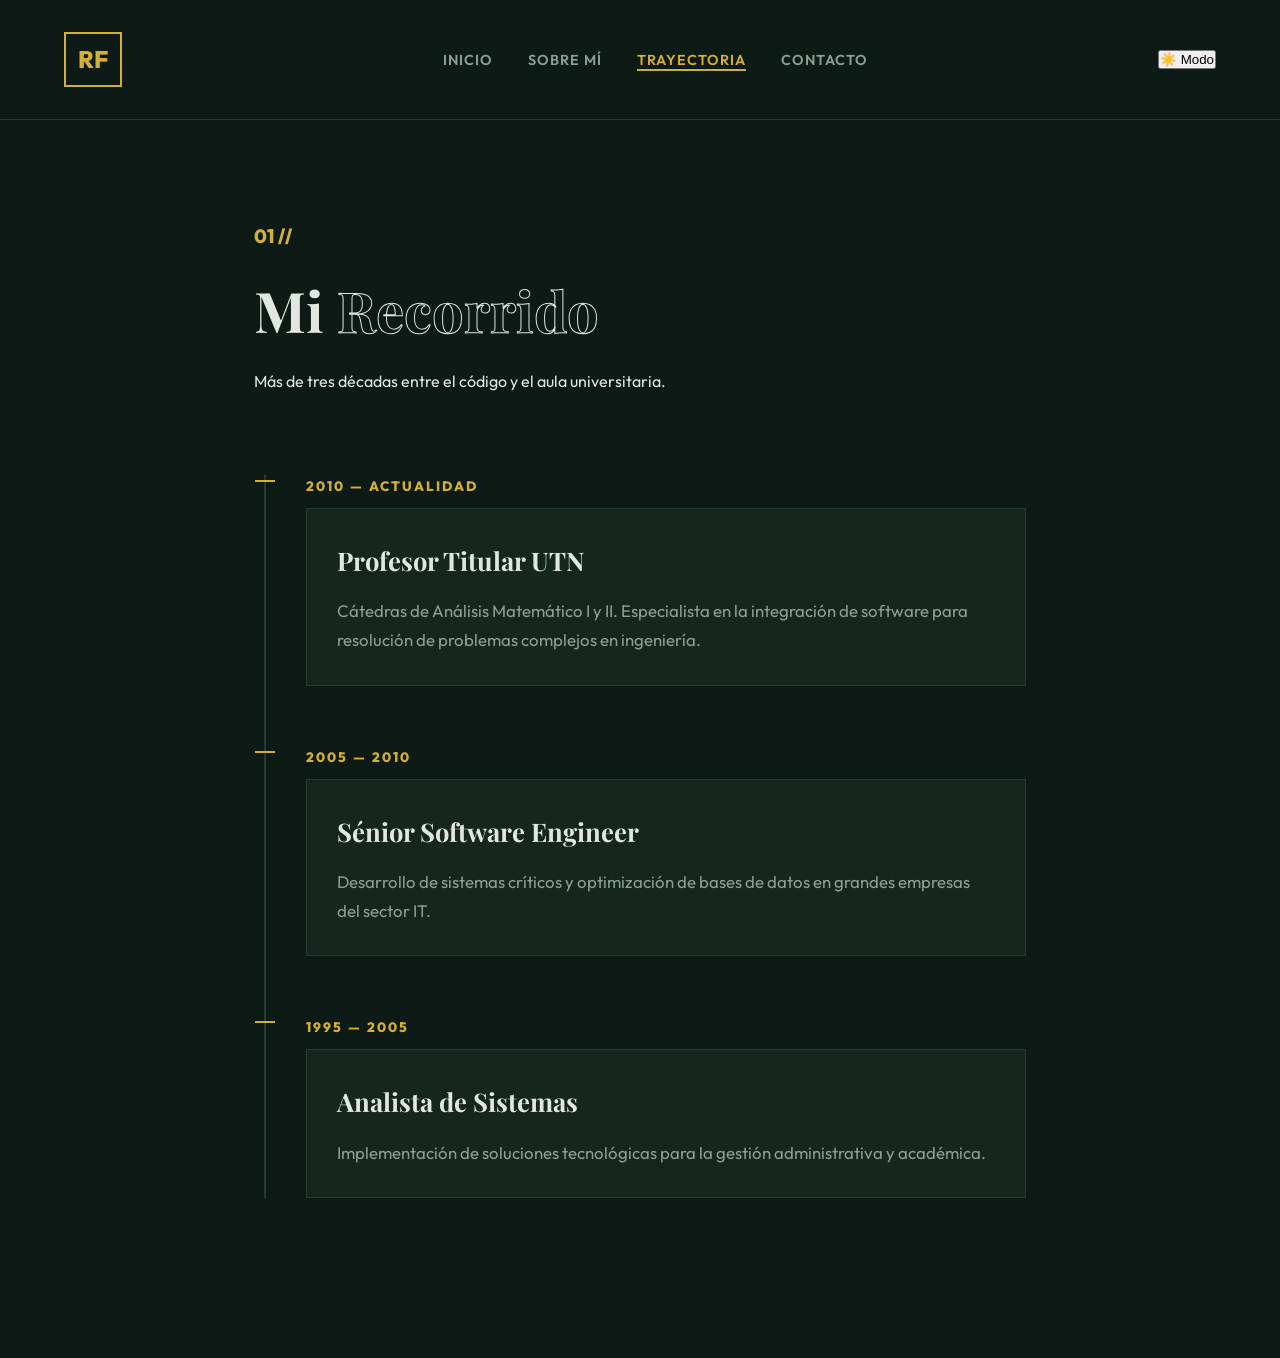
<file: Recorrido.html>
<!DOCTYPE html>
<html lang="es">
<head>
    <meta charset="UTF-8">
    <meta name="viewport" content="width=device-width, initial-scale=1.0">
    <title>Trayectoria — Ricardo Flores</title>
    <link href="https://fonts.googleapis.com/css2?family=Outfit:wght@300;600;800&family=Playfair+Display:wght@700&display=swap" rel="stylesheet">
    <link rel="stylesheet" href="CSS/style.css">
    <link rel="stylesheet" href="CSS/stylerecorrido.css">
</head>
<body class="pagina-trayectoria">

    <nav>
        <div class="logo">RF</div>
        <div class="nav-links">
            <a href="index.html">Inicio</a>
            <a href="index.html#sobreMi">Sobre mí</a>
            <a href="trayectoria.html" class="activo">Trayectoria</a>
            <a href="index.html#contacto">Contacto</a>
        </div>
        <button class="botonTema" id="botonTema" onclick="cambiarTema()">☀️ Modo</button>
    </nav>

    <main class="contenedor-trayectoria">
        <header class="encabezado-seccion">
            <span class="numero-guia">01 //</span>
            <h1>Mi <span>Recorrido</span></h1>
            <p>Más de tres décadas entre el código y el aula universitaria.</p>
        </header>

        <section class="linea-vertical">
            <div class="paso-tiempo">
                <div class="fecha">2010 — ACTUALIDAD</div>
                <div class="info-box">
                    <h3>Profesor Titular UTN</h3>
                    <p>Cátedras de Análisis Matemático I y II. Especialista en la integración de software para resolución de problemas complejos en ingeniería.</p>
                </div>
            </div>

            <div class="paso-tiempo">
                <div class="fecha">2005 — 2010</div>
                <div class="info-box">
                    <h3>Sénior Software Engineer</h3>
                    <p>Desarrollo de sistemas críticos y optimización de bases de datos en grandes empresas del sector IT.</p>
                </div>
            </div>

            <div class="paso-tiempo">
                <div class="fecha">1995 — 2005</div>
                <div class="info-box">
                    <h3>Analista de Sistemas</h3>
                    <p>Implementación de soluciones tecnológicas para la gestión administrativa y académica.</p>
                </div>
            </div>
        </section>
    </main>

    <script>
        var botonTema = document.getElementById("botonTema");
        if (localStorage.getItem("tema") === "claro") {
            document.body.classList.add("claro");
            botonTema.textContent = "🌙 Modo";
        }
        function cambiarTema() {
            document.body.classList.toggle("claro");
            var claro = document.body.classList.contains("claro");
            botonTema.textContent = claro ? "🌙 Modo" : "☀️ Modo";
            localStorage.setItem("tema", claro ? "claro" : "oscuro");
        }
    </script>
</body>
</html>
</file>
<file: CSS/style.css>
:root {
    --bg: #0d1a15; 
    --bg-alt: #16261f;
    --text: #e0e7e1;
    --accent: #d4af37; 
    --muted: #8ba094;
    --border: #243b31;
    --glass: rgba(255, 255, 255, 0.03);
    
    --font-head: 'Playfair Display', serif;
    --font-body: 'Outfit', sans-serif;
}

body.claro {
    --bg: #fdfaf6; 
    --bg-alt: #f2eee8;
    --text: #1a2421;
    --accent: #b8860b;
    --muted: #5c6b64;
    --border: #d1cdc7;
    --glass: rgba(0, 0, 0, 0.03);
}

* { margin: 0; padding: 0; box-sizing: border-box; }

body {
    font-family: var(--font-body);
    background-color: var(--bg);
    color: var(--text);
    line-height: 1.7;
    transition: 0.4s ease;
}

nav {
    padding: 2rem 5%;
    display: flex;
    justify-content: space-between;
    align-items: center;
    border-bottom: 1px solid var(--border);
}

.logo {
    font-size: 1.5rem;
    font-weight: 800;
    color: var(--accent);
    border: 2px solid var(--accent);
    padding: 5px 12px;
}

.nav-links a {
    margin-left: 2rem;
    text-decoration: none;
    font-weight: 600;
    font-size: 0.9rem;
    text-transform: uppercase;
    letter-spacing: 1px;
    color: var(--muted);
}
.nav-links a.activo {
    color: var(--accent);
    border-bottom: 2px solid var(--accent);
}
.nav-links a:hover { color: var(--accent); }

@import url('https://fonts.googleapis.com/css2?family=Outfit:wght@300;600;800&family=Playfair+Display:wght@700&display=swap');

:root {
    --bg: #0d1a15; 
    --bg-alt: #16261f;
    --text: #e0e7e1;
    --accent: #d4af37; 
    --muted: #8ba094;
    --border: #243b31;
    
    --font-head: 'Playfair Display', serif;
    --font-body: 'Outfit', sans-serif;
}

.hero {
    min-height: 80vh;
    display: flex;
    flex-direction: column;
    justify-content: center;
    padding: 0 10%;
    background: none;
}

.subtitulo {
    color: var(--accent);
    font-weight: 600;
    margin-bottom: 1rem;
}

.hero h1 {
    font-family: var(--font-head);
    font-size: clamp(3rem, 8vw, 5rem);
    line-height: 1.1;
    margin-bottom: 1.5rem;
}

.hero h1 span {
    display: block;
    -webkit-text-stroke: 1px var(--text);
    color: transparent;
}

.hero .descripcion {
    max-width: 500px;
    font-size: 1.2rem;
    color: var(--muted);
    margin-bottom: 2rem;
}

.boton {
    padding: 1rem 2.5rem;
    text-decoration: none;
    font-weight: 700;
    display: inline-block;
    transition: 0.3s;
}

.botonPrimario {
    background: var(--accent);
    color: var(--bg);
}

.botonPrimario:hover { transform: translate(-4px, -4px); box-shadow: 4px 4px 0 var(--text); }

#sobreMi {
    display: flex;
    gap: 4rem;
    align-items: center;
    padding: 5rem 10%;
}

.sobreMiFoto img {
    width: 300px;
    filter: grayscale(1);
    border-radius: 0; 
    border: 1px solid var(--accent);
    padding: 10px;
}

.habilidadesGrid {
    display: grid;
    grid-template-columns: repeat(2, 1fr);
    gap: 1.5rem;
}

.habilidad {
    background: var(--glass);
    border: 1px solid var(--border);
    padding: 2rem;
    border-radius: 0;
    display: flex;
    align-items: center;
    justify-content: space-between;
}

.habilidad span::before {
    content: "// ";
    color: var(--accent);
}

.proyectosGrid {
    display: flex;
    flex-direction: column;
    gap: 2rem;
}

.proyecto {
    border-left: 4px solid var(--accent);
    padding: 2rem;
    background: var(--bg-alt);
}

.proyecto h3 { font-family: var(--font-head); font-size: 2rem; }

form {
    background: transparent;
    border: 2px solid var(--border);
    padding: 3rem;
    border-radius: 0;
}

form input, form textarea {
    background: transparent;
    border: none;
    border-bottom: 2px solid var(--border);
    border-radius: 0;
    padding: 1rem 0;
}

form input:focus { border-bottom-color: var(--accent); outline: none; }

footer {
    padding: 4rem 10%;
    text-align: left;
    border-top: 1px solid var(--border);
}

@media (max-width: 768px) {
    #sobreMi { flex-direction: column; }
    .hero { padding: 0 5%; }
}
</file>
<file: CSS/stylerecorrido.css>
.contenedor-trayectoria {
    max-width: 900px;
    margin: 0 auto;
    padding: 100px 5%;
}

.encabezado-seccion {
    margin-bottom: 80px;
}

.numero-guia {
    color: var(--accent);
    font-weight: 800;
    font-size: 1.2rem;
}

.encabezado-seccion h1 {
    font-family: var(--font-head);
    font-size: 3.5rem;
    margin: 10px 0;
}

.encabezado-seccion h1 span {
    color: transparent;
    -webkit-text-stroke: 1px var(--text);
}

.linea-vertical {
    border-left: 2px solid var(--border);
    padding-left: 40px;
    margin-left: 10px;
}

.paso-tiempo {
    position: relative;
    margin-bottom: 60px;
}

.paso-tiempo::before {
    content: '';
    position: absolute;
    left: -51px;
    top: 5px;
    width: 20px;
    height: 2px;
    background: var(--accent);
}

.fecha {
    font-size: 0.85rem;
    font-weight: 800;
    color: var(--accent);
    letter-spacing: 2px;
    margin-bottom: 10px;
}

.info-box {
    background: var(--bg-alt);
    padding: 30px;
    border: 1px solid var(--border);
    transition: 0.3s ease;
}

.info-box:hover {
    border-color: var(--accent);
    transform: translateX(10px);
    box-shadow: -10px 10px 0px rgba(212, 175, 55, 0.1);
}

.info-box h3 {
    font-family: var(--font-head);
    font-size: 1.6rem;
    margin-bottom: 15px;
}

.info-box p {
    color: var(--muted);
    font-size: 1.05rem;
}

@media (max-width: 600px) {
    .linea-vertical { padding-left: 25px; }
    .encabezado-seccion h1 { font-size: 2.5rem; }
}
</file>
